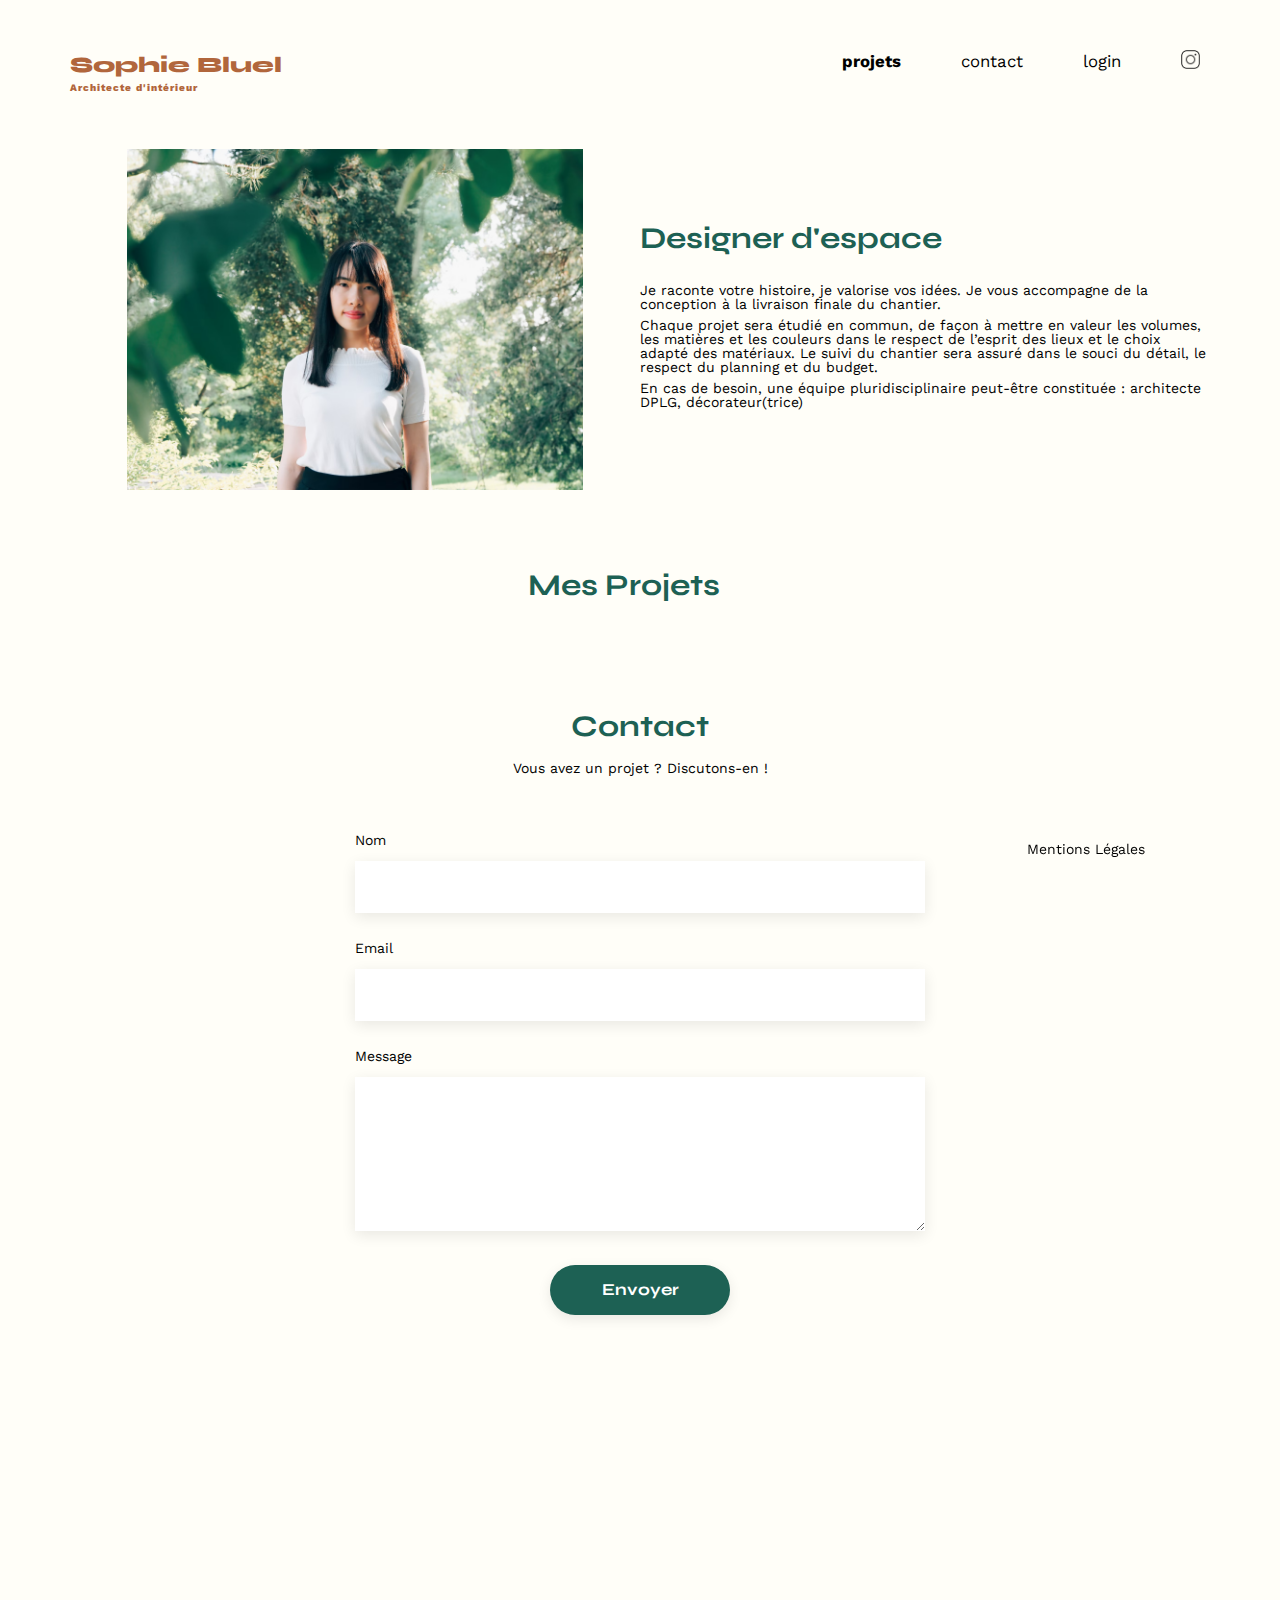
<file: FrontEnd/index.html>
<!DOCTYPE html>
<html lang="fr">
<head>
	<meta charset="UTF-8">
	<title>Sophie Bluel - Architecte d'intérieur</title>
	<meta name="viewport" content="width=device-width, initial-scale=1.0">
	<link rel="preconnect" href="https://fonts.googleapis.com">
	<link rel="preconnect" href="https://fonts.gstatic.com" crossorigin>
	<link
    rel="stylesheet"
    href="https://cdnjs.cloudflare.com/ajax/libs/font-awesome/6.2.1/css/all.min.css"
    integrity="sha512-MV7K8+y+gLIBoVD59lQIYicR65iaqukzvf/nwasF0nqhPay5w/9lJmVM2hMDcnK1OnMGCdVK+iQrJ7lzPJQd1w=="
    crossorigin="anonymous"
    referrerpolicy="no-referrer"
 	>
	<link href="https://fonts.googleapis.com/css2?family=Syne:wght@700;800&family=Work+Sans&display=swap" rel="stylesheet">
	<meta name="description" content="">
	<script type="module" src="./assets/js/main.js"></script>
	<link rel="stylesheet" href="./assets/css/style.css">
</head>
<body>
<div role="banner" id="banner" class="banner display-none">
	<i class="fa-regular fa-pen-to-square"></i>
	<p>Mode édition</p>
</div>
<header>
	<h1>Sophie Bluel <span>Architecte d'intérieur</span></h1>
	<nav>
		<ul>
			<li><a href="../index.html" class="nav-active">projets</a></li>
			<li><a href="#">contact</a></li>
			<li><a href="./pages/login.html" id="login">login</a></li>
			<li><a href=""><img src="./assets/icons/instagram.png" alt="Instagram"></a></li>
		</ul>
	</nav>
</header>
<main>
	<section id="introduction">
		<figure>
			<img src="./assets/images/sophie-bluel.png" alt="">
		</figure>
		<article>
			<h2>Designer d'espace</h2>
			<p>Je raconte votre histoire, je valorise vos idées. Je vous accompagne de la conception à la livraison finale du chantier.</p>
			<p>Chaque projet sera étudié en commun, de façon à mettre en valeur les volumes, les matières et les couleurs dans le respect de l’esprit des lieux et le choix adapté des matériaux. Le suivi du chantier sera assuré dans le souci du détail, le respect du planning et du budget.</p>
			<p>En cas de besoin, une équipe pluridisciplinaire peut-être constituée : architecte DPLG, décorateur(trice)</p>
		</article>
	</section>
	<section id="portfolio">
		<div class="portofolio-title-container">		
			<h2>Mes Projets</h2>
			<button id="btnModifier" class="bouton-modfier display-none"><i class="fa-solid fa-pen-to-square"></i>modifier</button>
		</div>
		<!-- Menu de catégories -->
		<div id="menu-categories">
		</div>
		<div class="gallery"> 
	
		</div> 
	</section>
	<section id="contact">
		<h2>Contact</h2>
		<p>Vous avez un projet ? Discutons-en !</p>
		<form action="#" method="post">
			<label for="name">Nom</label>
			<input type="text" name="name" id="name">
			<label for="email">Email</label>
			<input type="email" name="email" id="email">
			<label for="message">Message</label>
			<textarea name="message" id="message" cols="30" rows="10"></textarea>
			<input type="submit" value="Envoyer">
		</form>
	</section>
</main>

<footer>
	<nav>
		<ul>
			<li>Mentions Légales</li>
		</ul>
	</nav>
</footer>

<!-- modale en bas du body -->
<dialog id="modal" class="hidden">
	<button id="close-modal"><i class="fa-solid fa-x"></i></button>
    <h2 class="modal-title">Galerie photo</h2>
	<div id="galery-modal"></div>
	<button id="open-secondary">Ajouter une photo</button>
	<dialog id="secondary-modal" class="display-none">
		<div class="secondary-btns-container">
			<button id="close-secondary-modal"><i class="fa-solid fa-arrow-left"></i></button>
			<button id="close-main-modal-from-secondary"><i class="fa-solid fa-x"></i></button>
		</div>
		<div class="main-container-secondary-modal">
			<form  method="post" class="form-secondary-modal" id="form-ajout-travail" enctype="multipart/form-data">
			<h3 class="secondary-modal-title">Ajout photo</h3>
			<div class="container-pictures-to-add">
			<div id="image-preview" class="image-preview-container"></div>
			<i class="fa-regular fa-image"></i>
			<input type="file" name="image" id="file-input" required style="display: none;">
			<label for="file-input" class="bouton-ajouter">+ Ajouter photo</label>			
			<p class="text-secondary-modal">jpg,png : 4mo max</p>
			</div>
				<div class="label-container">
					<label class="label">
						<span>Titre&nbsp;:</span>
						<input type="text" name="title"  maxlength="50" class="label-input"/>
					</label>
					<label class="label">
						<span>Catégorie&nbsp;:</span>
						<select name="category" id="categorie"></select>
					</label>
				</div>
				<button type="submit" id="btnValider">Valider</button>
				<p id="success-message" class="message-success"></p> <!-- Message de succès -->
			</form>
		</div>
	</dialog>
</dialog>
</body>
</html>
</file>
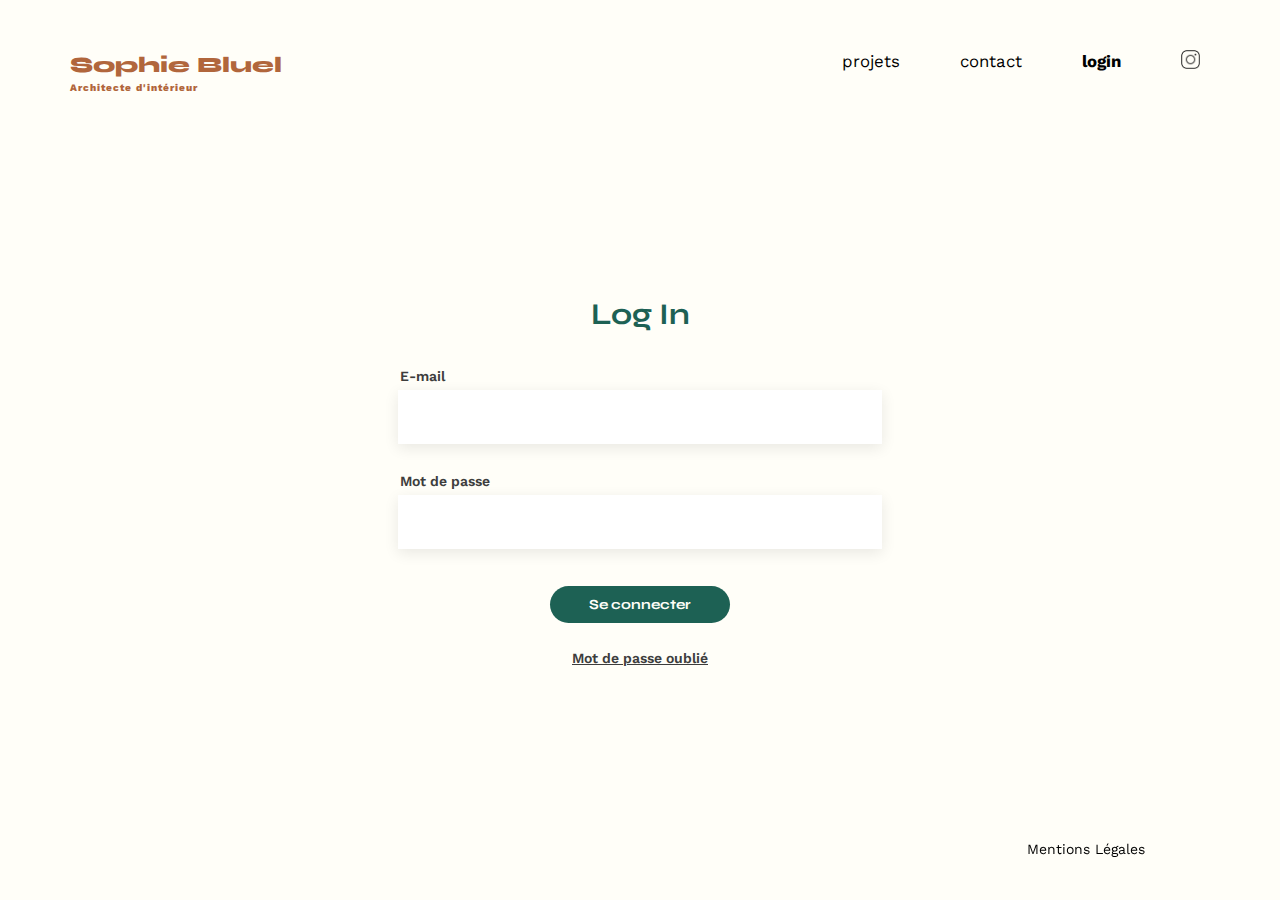
<file: FrontEnd/pages/login.html>
<!DOCTYPE html>
<html lang="fr">
<head>
	<meta charset="UTF-8">
	<title>Sophie Bluel - Architecte d'intérieur</title>
	<meta name="viewport" content="width=device-width, initial-scale=1.0">
	<link rel="preconnect" href="https://fonts.googleapis.com">
	<link rel="preconnect" href="https://fonts.gstatic.com" crossorigin>
	<link href="https://fonts.googleapis.com/css2?family=Syne:wght@700;800&family=Work+Sans&display=swap" rel="stylesheet">
	<meta name="description" content="">
	<script type="module" src="../assets/js/main.js"></script>
	<link rel="stylesheet" href="../assets/css/style.css">
</head>
<body>
<header>
	<h1>Sophie Bluel <span>Architecte d'intérieur</span></h1>
	<nav>
		<ul>
			<li><a href="../index.html">projets</a></li>
			<li><a href="#">contact</a></li>
			<li><a href="#" class="nav-active">login</a></li>
			<li><a href=""><img src="../assets/icons/instagram.png" alt="Instagram"></a></li>
		</ul>
	</nav>
</header>
<main>
    <div class="login">
        <h2>Log In</h2>
        <FORM id="login-form" class="login_container">
            <label for="email">E-mail</label>
            <input type="email" name="email" id="email">
            <label for="password">Mot de passe</label>
            <input type="password" name="password" id="password">
            <button type="submit">Se connecter</button>
            <a href="#">Mot de passe oublié</a>
        </FORM>
		<p id="message"></p>
    </div>
</main>

<footer>
	<nav>
		<ul>
			<li>Mentions Légales</li>
		</ul>
	</nav>
</footer>
<!-- <script src="../assets/js/script.js"></script>
<script src="../assets/js/login.js"></script> -->
</body>
</html>
</file>
<file: FrontEnd/assets/css/style.css>
/* http://meyerweb.com/eric/tools/css/reset/
   v2.0 | 20110126
   License: none (public domain)
*/

html, body, div, span, applet, object, iframe,
h1, h2, h3, h4, h5, h6, p, blockquote, pre,
a, abbr, acronym, address, big, cite, code,
del, dfn, em, img, ins, kbd, q, s, samp,
small, strike, strong, sub, sup, tt, var,
b, u, i, center,
dl, dt, dd, ol, ul, li,
fieldset, form, label, legend,
table, caption, tbody, tfoot, thead, tr, th, td,
article, aside, canvas, details, embed,
figure, figcaption, footer, header, hgroup,
menu, nav, output, ruby, section, summary,
time, mark, audio, video {
	margin: 0;
	padding: 0;
	border: 0;
	font-size: 100%;
	font: inherit;
	vertical-align: baseline;
}
/* HTML5 display-role reset for older browsers */
article, aside, details, figcaption, figure,
footer, header, hgroup, menu, nav, section {
	display: block;
}
body {
	line-height: 1;
}
ol, ul {
	list-style: none;
}
blockquote, q {
	quotes: none;
}
blockquote:before, blockquote:after,
q:before, q:after {
	content: '';
	content: none;
}
table {
	border-collapse: collapse;
	border-spacing: 0;
}
/** end reset css**/
body {
	width:100%;
	font-family: 'Work Sans' ;
	font-size: 14px;
	background-color: #fffef8;
}

.hidden{
	visibility: hidden;
}

.display-none{
	display: none !important;
}

.banner {
	position: relative;
	top:0;
	left: 0;
	z-index: 1;
	background-color: #000000;
	color: white;
	font-family: "Work Sans", sans-serif;
	font-size: 1rem;
	width: 100%;
	padding: 20px 0;
	display: flex;
	align-items: center;
	justify-content: center;
	max-width: 100lvw !important;
}

.fa-pen-to-square{
	padding-right:  12px;
}
header {
	display: flex;
	justify-content: space-between;
	max-width: 1140px;
	margin: 50px auto
}

main{
	max-width: 1140px;
	margin:auto;
}

section {
	margin: 50px 0
}

h1{
	display: flex;
	flex-direction: column;
	font-family: 'Syne';
	font-size: 22px;
	font-weight: 800;
	color: #B1663C;
	margin-bottom: 4px;
	line-height: 1.4;
}

h1 > span {
	font-family: 'Work Sans';
	font-size:10px;
	letter-spacing: 0.1em;
}

h2{
	font-family: 'Syne';
	font-weight: 700;
	font-size: 30px;
	color: #1D6154
}
nav ul {
	display: flex;
	align-items: center;
	list-style-type: none;
	gap: 2.5rem;


}
nav li a{
	padding: 0 10px;
	font-size: 1.2em;
	text-decoration: none;
	font-family: 'Work Sans', sans-serif;
	color: #000000;
	font-weight: 400;
	  
}

nav li a:hover,nav li a:active, .nav-active {
	color: #000000;
	font-weight: 700;
}

nav li a img{
	width:19px;
	height: 19px;
}

#introduction {
	display: flex;
	align-items: center;
}

#introduction figure {
	flex: 1
}
#introduction img {
	display: block;
	margin: auto;
	width: 80%;
}

#introduction article {
	flex: 1
}
#introduction h2 {
	margin-bottom: 1em;
}

#introduction p {
	margin-bottom: 0.5em;
}
#portfolio h2 {
	text-align: center;
	margin-right: 2rem;
}

.portofolio-title-container{
	display: flex;
	align-items: center;
	justify-content: center;
	margin-bottom: 3.8rem;
	margin-top: 5rem;
}

#btnModifier{
	background: none;
	border: none;
	cursor: pointer;
}

#btnModifier i {
	padding-right: 0.625rem;
}



#menu-categories{
	display: flex;
	flex-direction: row;
	align-items: center;
	justify-content: center;
	margin: auto;
	gap: 0.625rem;
 }

#menu-categories button{
	font-family: 'Syne', sans-serif;
	font-size: 1rem;
	color:#1D6154;
	text-align: center;
	border: 1px solid #1D6154;
	border-radius: 1.5rem;
	padding: 0.75rem 1.75rem;
	background-color: transparent;
	font-weight: bold ;
	cursor: pointer;
	margin-bottom: 3.125rem;
}

#menu-categories button:hover, .category-button-active{
	background-color: #1D6154 !important;
	color: #fffef8 !important;
}

.gallery {
	width: 100%;
	display: grid;
	grid-template-columns: 1fr 1fr 1fr;
	grid-column-gap: 20px;
	grid-row-gap: 20px;
}

.gallery img {
	width: 100%;

}
#contact {
	width: 50%;
margin: auto;
}
#contact > * {
	text-align: center;

}
#contact h2{
	margin-bottom: 20px;
}
#contact form {
	text-align: left;
	margin-top:30px;
	display: flex;
	flex-direction: column;
}

#contact input {
	height: 50px;
	font-size: 1.2em;
	border: none;
	box-shadow: 0px 4px 14px rgba(0, 0, 0, 0.09);
}
#contact label {
	margin: 2em 0 1em 0;
}
#contact textarea {
	border: none;
	box-shadow: 0px 4px 14px rgba(0, 0, 0, 0.09);
}

input[type="submit"]{
	font-family: 'Syne';
	font-weight: 700;
	color: white;
	background-color: #1D6154;
	margin : 2em auto ;
	width: 180px;
	text-align: center;
	border-radius: 60px ;
}

footer{
	position: fixed;
	bottom: 1rem;
	right: 107px;
	width: 100%;
}

footer nav ul {
	display: flex;
	justify-content: flex-end;
	margin: 2em
}

/* +-----------------------------------------------------------+
                       login css FILE
+-----------------------------------------------------------+ */

.login{
	display: flex;
	flex-direction: column;
	align-items: center;
	justify-content: center;
}

.login h2{
	margin-top: 150px;
	margin-bottom: 2.5rem;
}

.login_container{
	display: flex;
	flex-direction: column;
	align-items: center;
	justify-content: center;
	width: 100%;
	max-width: 30rem;
}

.login_container input, .login_container label{
	width: 100%;

}

.login_container label{
	color: #3d3d3d;
	font-family: 'Work Sans', sans-serif;
	font-size: 14px;
	font-weight: 600;
	margin-bottom: 7px;
}

.login_container input{
	height: 3.25rem;
	background-color: white;
	border: none;
	box-shadow: 0 4px 14px rgba(0, 0, 0, 0.09);
	margin-bottom: 1.875rem; 
}

.login_container button{
	margin-top: 7px;
	background-color: #1D6154;
	font-family: 'Syne', sans-serif;
	color: #fffef8;
	padding: 10px 39px;
	font-weight: bold;
	font-size: 14px;
	border-radius: 1.5rem;
	border: none;
	margin-bottom: 28px;
}
 
.login_container button:hover{
	background-color: #0e2f28;
}

.login_container a{
	font-family: 'Work Sans', sans-serif;
	font-size: 14px;
	font-weight: 600;
	color:#3d3d3d ;
	padding-bottom: 0.5rem;
}

/* +-----------------------------------------------------------+
                       Modal  css FILE
+-----------------------------------------------------------+ */

dialog {
	width: 100%;
	max-width: 39rem;
	padding: 0;
	border: none;
	box-shadow: 0 5px 15px rgba(0,0,0,0.3);
	background-color: white;
	border-radius: 1rem;
	position: relative;
	display: flex;
	flex-direction: column;
	align-items: center;
	justify-content: center;
  }

dialog::backdrop {
background: rgba(0, 0, 0, 0.3); /* couleur de l'overlay */
backdrop-filter: blur(2px);    /* flou éventuel */
}

#close-modal{
	position: absolute;
	right:36px;
	top:36px;
	background: none;
	border: none;
	font-size: 12px;
	z-index: 99;
}

.modal-title{
	font-family: 'Work Sans';
	font-size: 26px;
	color: black;
	font-weight: 500;
	text-align: center;
	margin-top: 60px;
}

#galery-modal{
	display: grid;
	grid-template-columns: repeat(5,1fr);
	margin: 0 5rem 0 5rem;
	padding: 2.875rem 0 4.2rem 0;
	column-gap: 9px;
	row-gap: 1.8125rem;
	border-bottom: 1px solid #B3B3B3;
}
.thumbnail-container{
	position: relative;
}

.thumbnail{
	width: 4.8rem;
	height: 6.4rem;
}
.fa-trash {
	position: absolute;
	font-size: 8.1px;
	top: 0.2rem;
	right: 0.2rem;
	color: white;
	background-color: rgba(0,0,0,0.8);
	padding: 0.3em;
	border-radius: 0.2em;
	cursor: pointer;
}

#open-secondary{
	margin-top: 38px;
	margin-bottom: 45px;
	background-color:#1D6154;
	color:#fffef8;
	font-family: 'Syne', sans-serif;
	line-height: 1;
	font-weight: bold;
	padding: 10px 49px;
	border: none;
	border-radius: 1rem;

}

/* +-----------------------------------------------------------+
                       Secondary Modal  css FILE
+-----------------------------------------------------------+ */
#secondary-modal{
	background-color: white;
	display: flex;
	align-items: center;
	justify-content: flex-start;
	height: 687px;
	width: 100%;
	flex-direction: column;
}

.secondary-btns-container {
	display: flex;
	justify-content: space-between;
	width: 92%;
	margin: 36px;
	position: absolute;
	top: 0;
}

#close-secondary-modal{
	background: none;
	border: none;
	font-size: 12px;
}

#close-main-modal-from-secondary{
	background: none;
	border: none;
	font-size: 12px;
}

.main-container-secondary-modal{
	max-width: 420px;
    display: flex;
    flex-direction: column;
    align-items: center;
    justify-content: flex-start;
    margin-top: 60px;
	width:100%;
}
.secondary-modal-title{
	font-family: 'Work Sans';
	font-size: 26px;
	font-weight: 400;
	line-height: 1;
}

.container-pictures-to-add{
	background-color: #e8f1f648;
	margin-top: 36px;
	width:100%;
	display: flex;
	flex-direction: column;
	align-items: center;
	position: relative;
}

.fa-image{
	font-size: 68px;
	color: #b9c5cc;
	margin-top: 22px;
}

.bouton-ajouter{
	background-color: #Cbd6dc;
	color: #306685;
	font-family: "Work Sans", sans-serif;
	font-size: 14px;
	line-height: 1;
	font-weight: 600;
	padding: 10px 33px;
	border-radius: 1.5rem;
	margin-top: 10px;
	border: none;
	cursor: pointer;
	transition: transform 0.1s ease-in-out;
	transition: box-shadow 0.1s ease-in-out;
}

.bouton-ajouter:hover{
	transform: scale(0.98);
	box-shadow: 0 4px 14px 0 rgba(0, 0, 0, 0.09);
}

.text-secondary-modal{
	font-family: 'Work Sans', sans-serif;
	font-size: 10px;
	color: #444444;
	margin-top: 7px;
	margin-bottom: 19px;
}

.form-secondary-modal{
	display: flex;
	flex-direction: column;
	align-items: center;
	justify-content: flex-start;
	width:100%;
	padding-top: 30px;
}

.label-container{
	display: flex;
	flex-direction: column;
	align-items: center;
	justify-content: flex-start;
	width:100%;
	padding-bottom: 26px;
	border-bottom: 1px solid rgba(0, 0, 0, 0.315);

}

.label{
	display: flex;
	flex-direction: column;
	align-items: flex-start;
	justify-content: flex-start;
	width:100%;
	margin-bottom: 21px;
}

label span {
	font-family: 'Work Sans', sans-serif;
	font-size: 14px;
	font-weight: 500;
	line-height: 1;
	margin-bottom: 11px;
}

.label-input{
	width: 100%;
	width: 100%;
    padding: 0 !important;
    border-width: 1px;
	height: 51px;
	box-shadow: 0 4px 14px 0 rgba(0, 0, 0, 0.09);
	border : none;
}

select {
	width: 100%;
	width: 100%;
	width: 100%;
    padding: 0 !important;
    border-width: 1px;
	height: 51px;
	box-shadow: 0 4px 14px 0 rgba(0, 0, 0, 0.09);
	border : none;
}

#btnValider {
	background-color: #A7A7A7;
	color: white;
	font-family: 'Syne', sans-serif;
	font-weight: bold;
	font-size: 14px;
	line-height: 1;
	padding: 15px 92px;
	border-radius: 1.5rem;
	border: none;
	text-align: center;
	display: flex;
	align-items: center;
	justify-content: center;
	margin-top: 2rem;
	cursor: pointer;
	transition: transform 0.1s ease-in-out;
	transition: box-shadow 0.1s ease-in-out;
	transition: background-color 0.15s ease-in-out;
}
 
#btnValider:hover, #btnValider:active{
	background-color: #1D6154;
	transform: scale(0.98);
	box-shadow: 0 4px 14px 0 rgba(0, 0, 0, 0.09);
}

.image-preview-container{
	position: absolute;
	z-index: 10;
	top: 0;
	display: flex;
	align-items: center;
	overflow: hidden;
	max-height: 170px;
	width:100%;
}

.image-preview-background{
	background-color: #E8F1F6;
}

.image-preview {
	height: 193px;
	transform: translateY(-8px);
	margin:auto;
}
</file>
